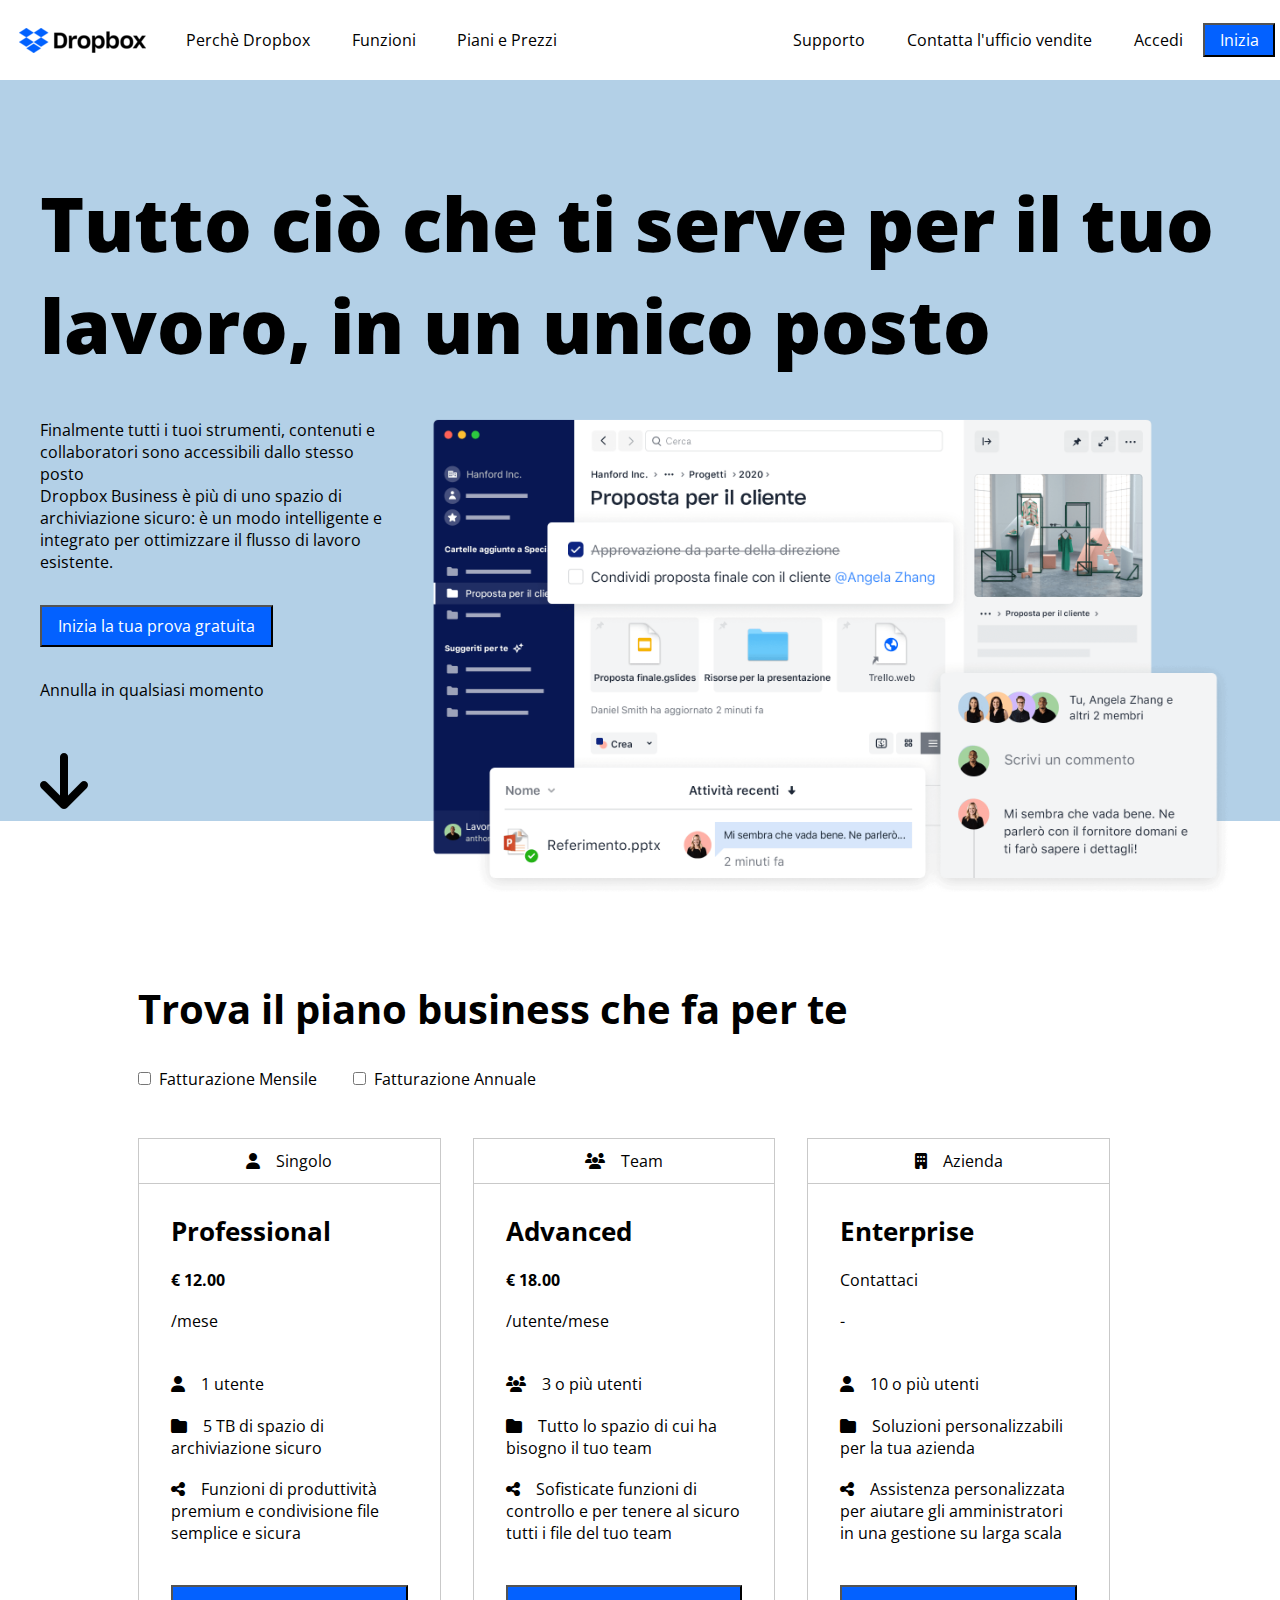
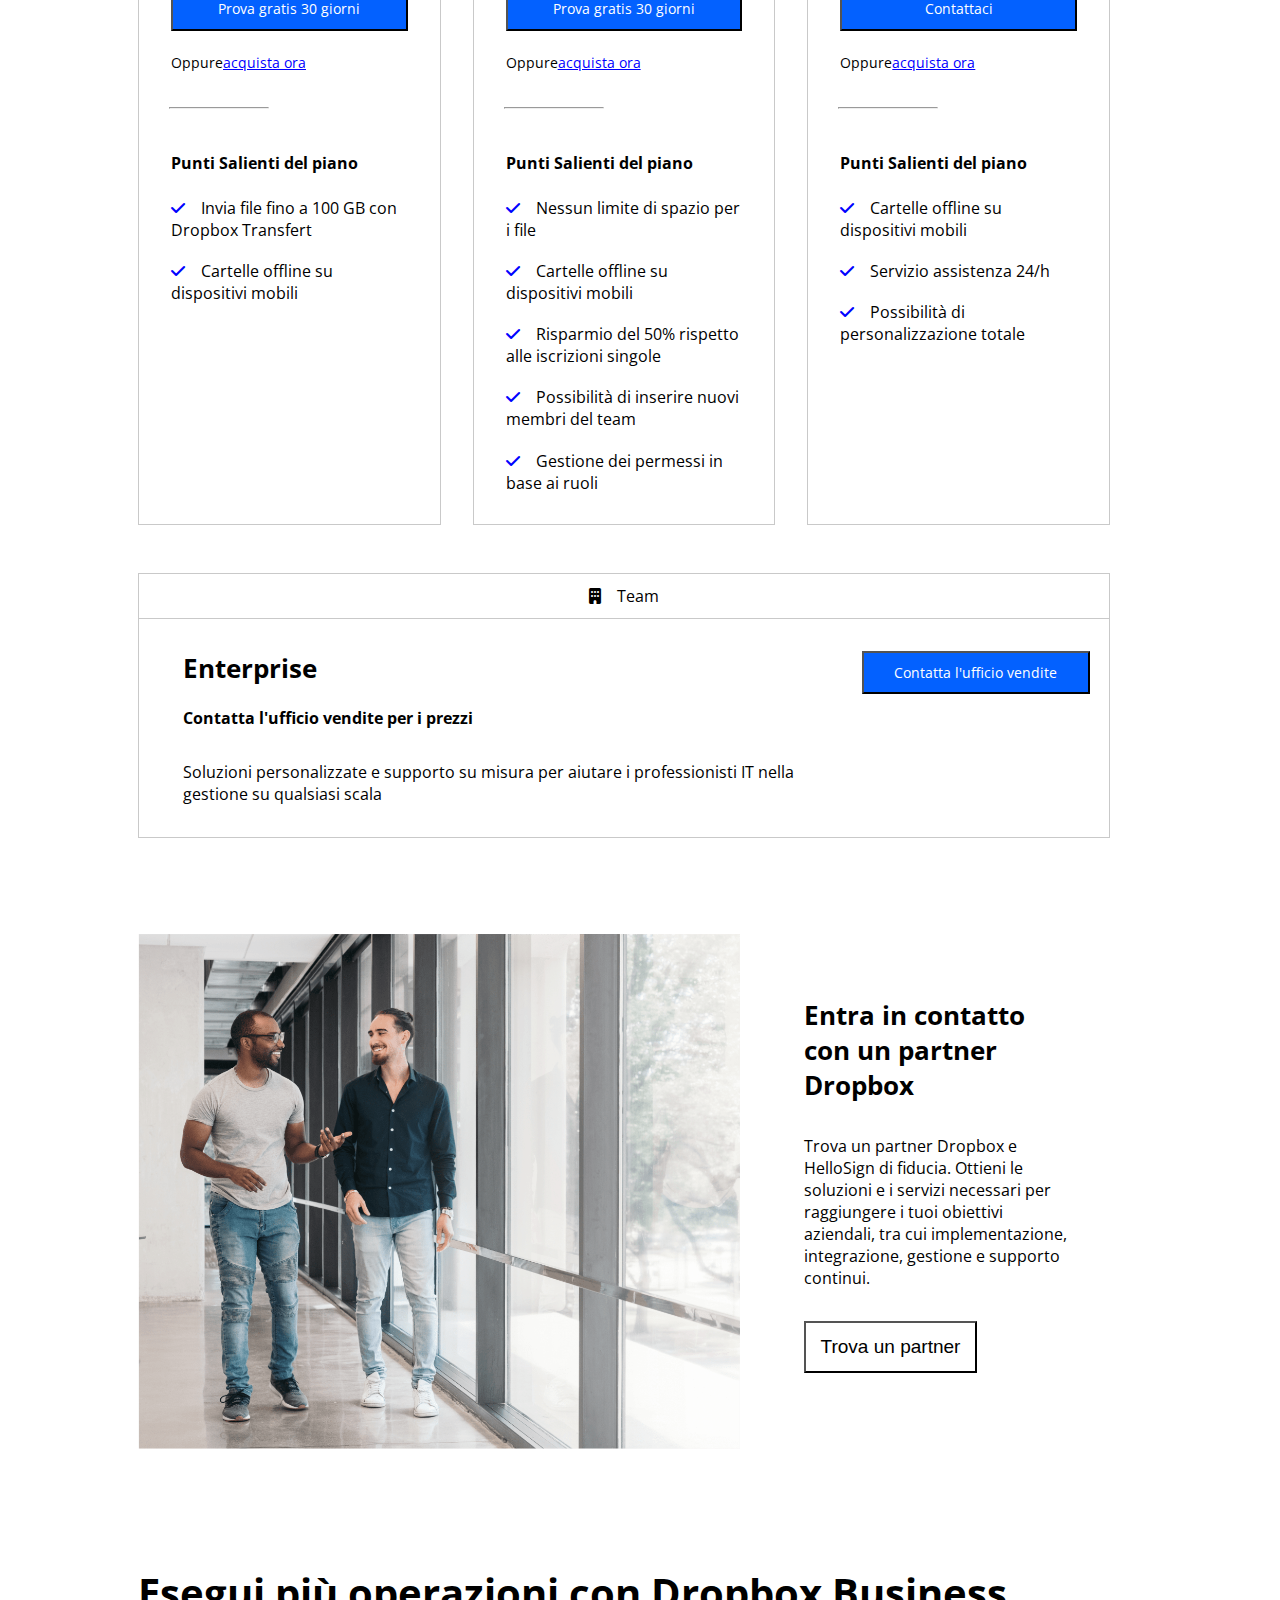
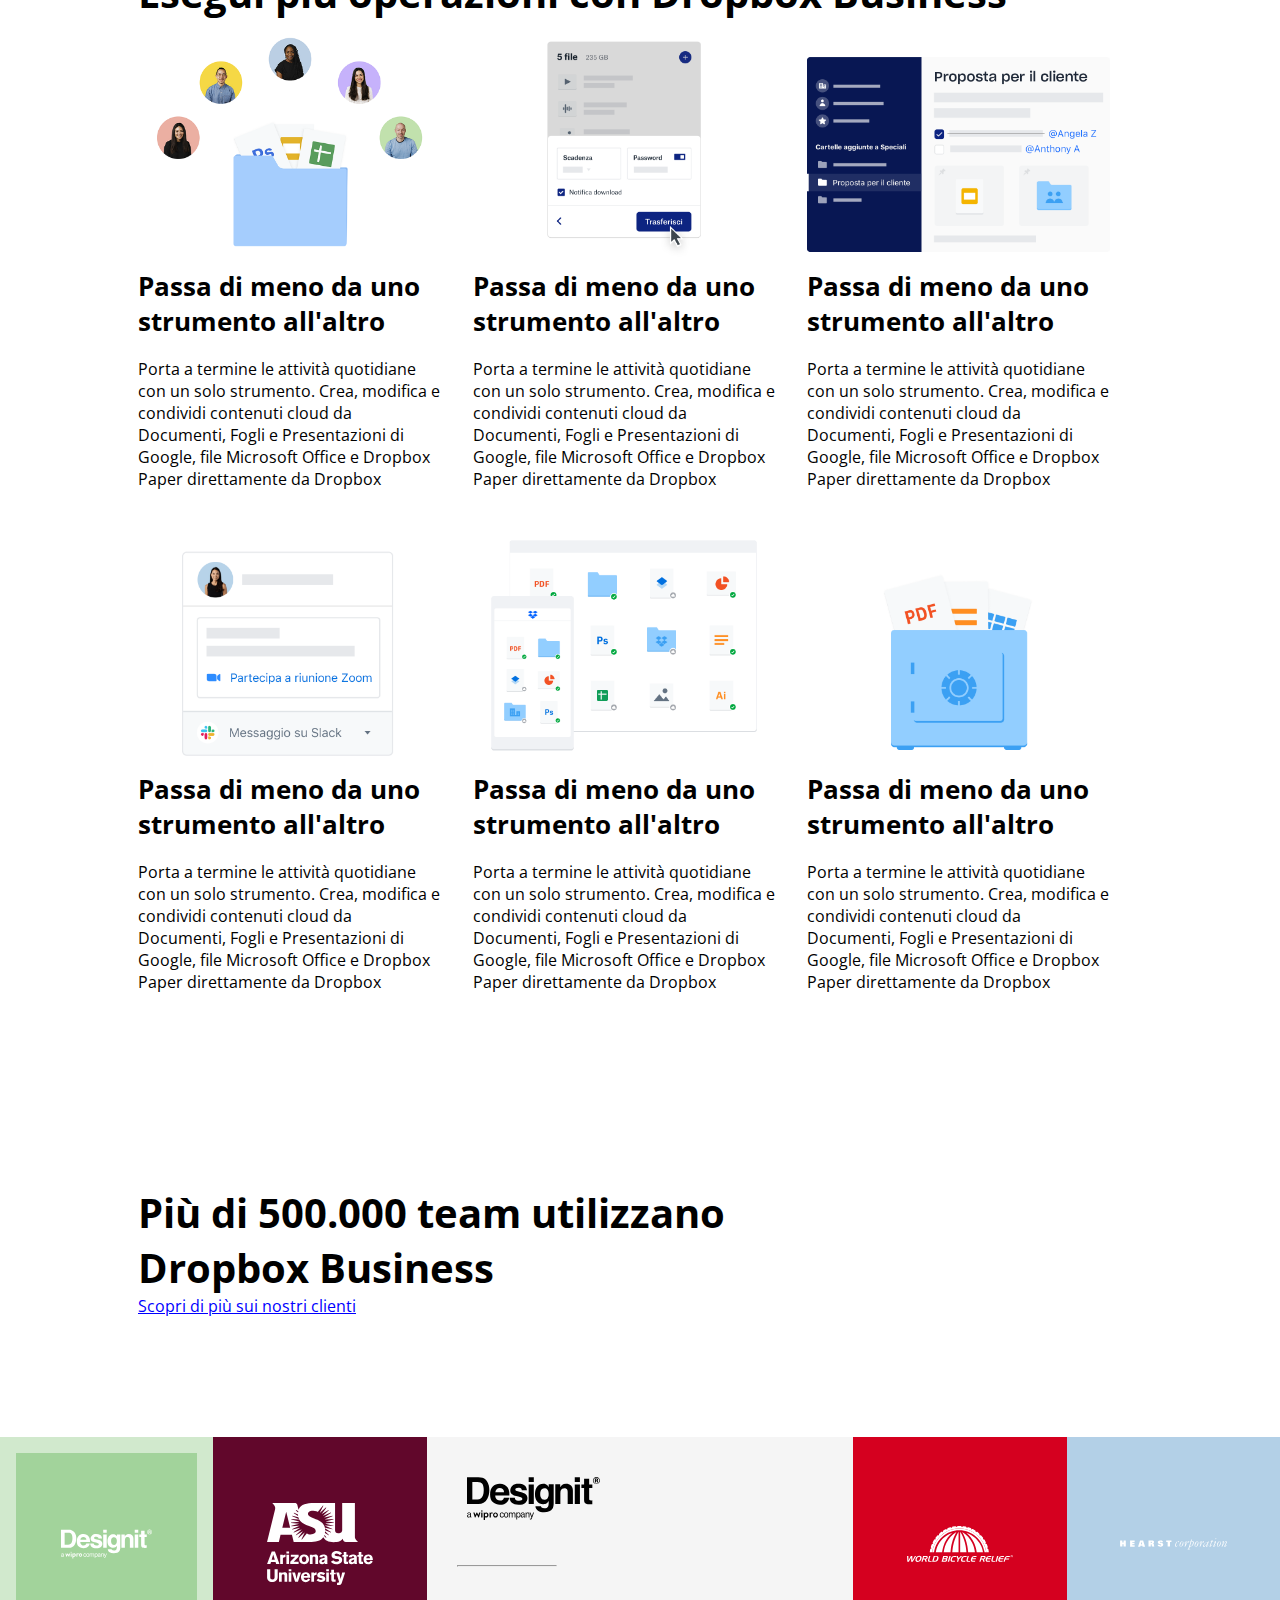
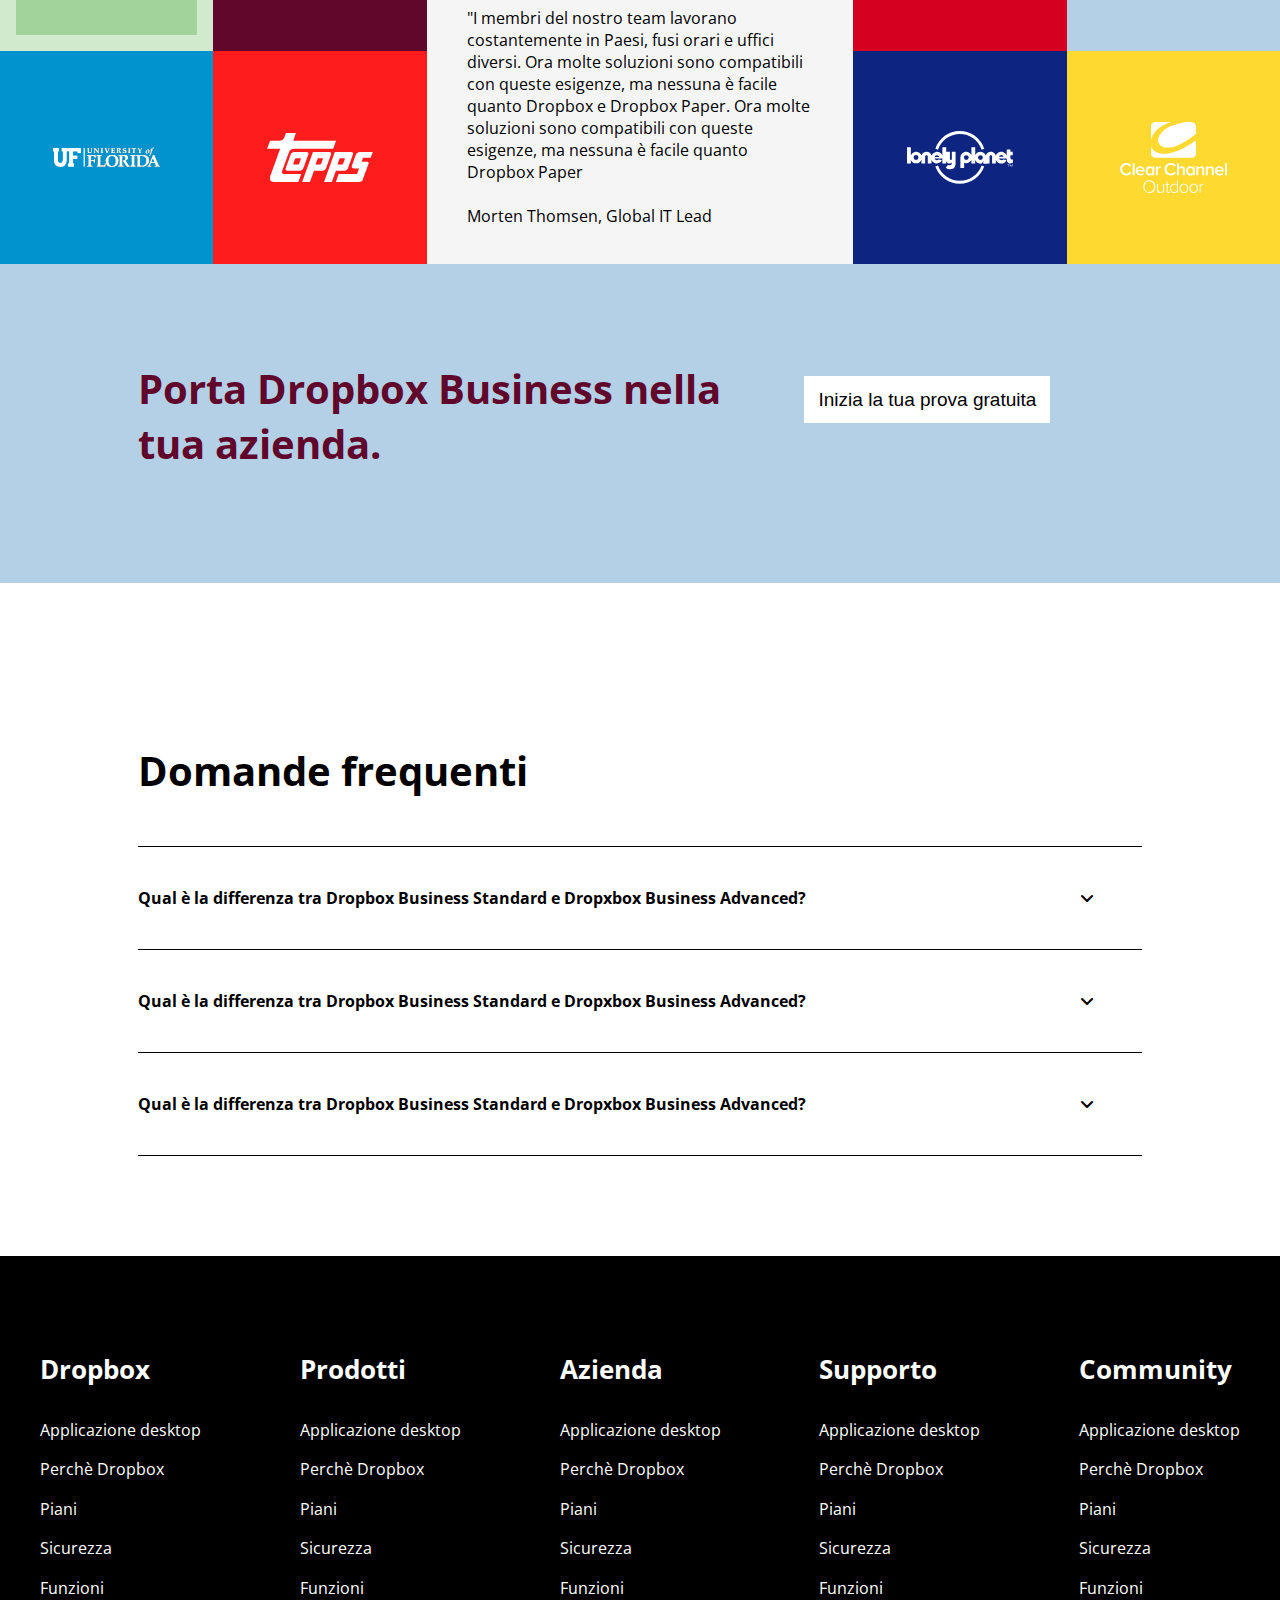
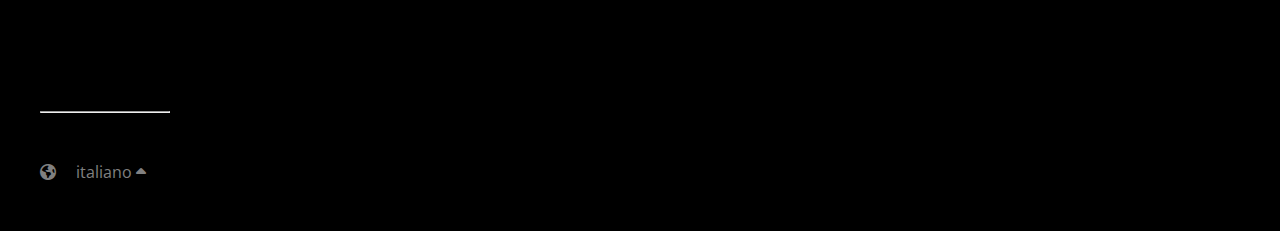
<file: index.html>
<!DOCTYPE html>
<html lang="it">
<head>
    <meta charset="UTF-8">
    <meta name="viewport" content="width=device-width, initial-scale=1.0">
    <title>DropBox</title>
    <link rel="stylesheet" href="./style/style.css">

    <!-- Google Fonts -->
    <link rel="preconnect" href="https://fonts.googleapis.com">
    <link rel="preconnect" href="https://fonts.gstatic.com" crossorigin>
    <link href="https://fonts.googleapis.com/css2?family=Open+Sans:wght@400;500;700;800&display=swap" rel="stylesheet">

    <!-- Icon Font-awesome -->
    <link rel="stylesheet" href="https://cdnjs.cloudflare.com/ajax/libs/font-awesome/6.4.2/css/all.min.css">
</head>
<body>
    
<!-- Header - W 100% - flex Space.B - button -->
<header id="flex-header">
    <div class="menu-wrapper">
        <img src="./img/logo-small.png" alt="logo DropBox">
        <a>Perchè Dropbox</a>
        <a>Funzioni</a>
        <a>Piani e Prezzi</a>
    </div>
    <div class="menu-wrapper">
        <a> Supporto</a>
        <a> Contatta l'ufficio vendite</a>
        <a> Accedi</a>
        <button class="button-blue button-start">Inizia</button>
    </div>
</header>


<!-- Main -->

<main>
    <!-- Section Jumbo -->
    <section class="jumbotron bg-color">
        <div class="container-big p-relative"> 
                <h1>
                    Tutto ciò che ti serve per il tuo lavoro, in un unico posto
                </h1>
                <div class="flex flex-wrap">
                    <div class="first-jumbo-30">
                        <p>Finalmente tutti i tuoi strumenti, contenuti e collaboratori sono accessibili dallo stesso posto<br>Dropbox Business è più di uno spazio di archiviazione sicuro: è un modo intelligente e integrato per ottimizzare il flusso di lavoro esistente. </p>
                        <button class="button-blue button-try">Inizia la tua prova gratuita</button>
                        <p>Annulla in qualsiasi momento</p>
                        <i class="fa-solid fa-arrow-down"></i>
                    </div>
                    <div class="second-jumbo-70">
                        <img src="./img/jumbo.png" alt="picture multi pup-up">
                    </div>
                 </div>
        </div>
    </section>
        <!-- Sezione tipi di piani -->
    <section class="container-small subscription-plan">
        <div>
            <h2>Trova il piano business che fa per te</h2>
        </div>

        <div class="class-checkbox ">
            <input type="checkbox"><span>Fatturazione Mensile</span>
        </div>
        <div class="class-checkbox">    
            <input type="checkbox"><span>Fatturazione Annuale</span>
        </div>
        <!-- Tipi di piani -->
        <!-- Piano Singolo -->
        <section class="flex">
            <div class="container-columns border">
                <div class="plan-type">
                    <i class="fa-solid fa-user"></i><span>Singolo</span>
                </div>
                <div>
                    <h3>
                        Professional
                    </h3>
                    <p><strong>€ 12.00</strong></p>
                    <p>/mese</p>
                </div>
                <div>
                    <p> <i class="fa-solid fa-user"></i>1 utente</p>
                    <p><i class="fa-solid fa-folder"></i>5 TB di spazio di archiviazione sicuro</p>
                    <p><i class="fa-solid fa-share-nodes"></i>Funzioni di produttività premium e condivisione file semplice e sicura</p>
                </div>
                <div>
                    <button class="button-blue button-download">Prova gratis 30 giorni</button>
                </div>
                <div class="link-buy">
                    <span>Oppure<a href="">acquista ora</a><span>
                </div>

                <hr>
                <div>
                    <h4>Punti Salienti del piano</h4>
                </div>
                <div>
                    <p><i class="fa-solid fa-check"></i>Invia file fino a 100 GB con Dropbox Transfert</p>
                    <p><i class="fa-solid fa-check"></i>Cartelle offline su dispositivi mobili</p>
                </div>
            </div>
            <!-- Piano Team -->
            <div class="container-columns border">
                <div class="plan-type">
                    <i class="fa-solid fa-users"></i><span>Team</span>
                </div>
                <div>
                    <h3>
                        Advanced
                    </h3>
                    <p><strong>€ 18.00</strong></p>
                    <p>/utente/mese</p>
                </div>
                <div>
                    <p><i class="fa-solid fa-users"></i>3 o più utenti</p>
                    <p><i class="fa-solid fa-folder"></i>Tutto lo spazio di cui ha bisogno il tuo team</p>
                    <p><i class="fa-solid fa-share-nodes"></i>Sofisticate funzioni di controllo e per tenere al sicuro tutti i file del tuo team</p>
                </div>
                <div>
                    <button class="button-blue button-download">Prova gratis 30 giorni</button>
                </div>
                <div class="link-buy">
                    <span>Oppure<a href=""> acquista ora</a></span>
                </div>

                <hr>
                <div>
                    <h4>Punti Salienti del piano</h4>
                </div>
                <div>
                    <p><i class="fa-solid fa-check"></i>Nessun limite di spazio per i file</p>
                    <p><i class="fa-solid fa-check"></i>Cartelle offline su dispositivi mobili</p>
                    <p><i class="fa-solid fa-check"></i>Risparmio del 50% rispetto alle iscrizioni singole</p>
                    <p><i class="fa-solid fa-check"></i>Possibilità di inserire nuovi membri del team</p>
                    <p><i class="fa-solid fa-check"></i>Gestione dei permessi in base ai ruoli</p>
                </div>
            </div>
            <!-- Piano Azienda -->
            <div class="container-columns border">
                <div class="plan-type">
                    <i class="fa-solid fa-building"></i><span>Azienda</span>
                </div>
                <div>
                    <h3>
                        Enterprise
                    </h3>
                    <p>Contattaci</p>
                    <p>-</p>
                </div>
                <div>
                    <p><i class="fa-solid fa-user"></i>10 o più utenti</p>
                    <p><i class="fa-solid fa-folder"></i>Soluzioni personalizzabili per la tua azienda</p>
                    <p><i class="fa-solid fa-share-nodes"></i>Assistenza personalizzata per aiutare gli amministratori in una gestione su larga scala</p>
                </div>
                <div>
                    <button class="button-blue button-download">Contattaci</button>
                </div>
                <div class="link-buy">
                    <span>Oppure<a href=""> acquista ora</a></span>
                </div>
                <hr>
                <div>
                    <h4>Punti Salienti del piano</h4>
                </div>
                <div>
                    <p><i class="fa-solid fa-check"></i>Cartelle offline su dispositivi mobili</p>
                    <p><i class="fa-solid fa-check"></i>Servizio assistenza 24/h</p>
                    <p><i class="fa-solid fa-check"></i>Possibilità di personalizzazione totale</p>
                </div>
            </div>
        </section>
        <!-- Sezione profili bot -->
        <section class="container-bot-info">
            <div class="plan-info">
                <i class="fa-solid fa-building"></i><span>Team</span>
            </div>
            <div class="flex">
                <div class="column-bot">
                    <div>
                        <h3>Enterprise</h3>
                        <h4>Contatta l'ufficio vendite per i prezzi</h4>
                    </div>
                    <div>
                    </div>
                    <div>
                        <span>Soluzioni personalizzate e supporto su misura per aiutare i professionisti IT nella gestione su qualsiasi scala</span>
                    </div>
                </div>
                <section class="colum-bot">
                    <button class="button-blue button-try">Contatta l'ufficio vendite</button>
                </section>
            </div>
        </section>
    </section>  
    <section class="container-small">
        <div class="flex">
            <div class="first-box">
                <img src="./img/partner.png" alt="picture two man sunrise">
            </div>
            <div class="second-box">
                <h3>Entra in contatto con un partner Dropbox</h3>
                <p>Trova un partner Dropbox e HelloSign di fiducia. Ottieni le soluzioni e i servizi necessari per raggiungere i tuoi obiettivi aziendali, tra cui implementazione, integrazione, gestione e supporto continui.</p>
                <button class="button-different">Trova un partner</button>
            </div>
        </div>
    </section>

    <!-- Section list operation with dropbox -->
    <section class="container-small">
        <h2>Esegui più operazioni con Dropbox Business</h2>
        <div class="flex flex-wrap">
                <!-- First column -->
            <div class="container-columns margin-bottom">
                <div>
                    <img src="./img/business-feature-switching-tools.png" alt="picture multi-contact">
                </div>
                <h3>
                    Passa di meno da uno strumento all'altro
                </h3>
                <div>
                    <span>Porta a termine le attività quotidiane con un solo strumento. Crea, modifica e condividi contenuti cloud da Documenti, Fogli e Presentazioni di Google, file Microsoft Office e Dropbox Paper direttamente da Dropbox</span>
                </div>
            </div>
            <!-- Second Column -->
            <div class="container-columns">
                <div>
                    <img src="./img/business-feature-send-files-it.png" alt="picture send file">
                </div>
                <h3>
                    Passa di meno da uno strumento all'altro
                </h3>
                <div>
                    <span>Porta a termine le attività quotidiane con un solo strumento. Crea, modifica e condividi contenuti cloud da Documenti, Fogli e Presentazioni di Google, file Microsoft Office e Dropbox Paper direttamente da Dropbox</span>
                </div>
            </div>
            <!-- Third Column -->
            <div class="container-columns">
                <div>
                    <img src="./img/business-feature-coordinate-it.png" alt="picture feature cordinate">
                </div>
                <h3>
                    Passa di meno da uno strumento all'altro
                </h3>
                <div>
                    <span>Porta a termine le attività quotidiane con un solo strumento. Crea, modifica e condividi contenuti cloud da Documenti, Fogli e Presentazioni di Google, file Microsoft Office e Dropbox Paper direttamente da Dropbox</span>
                </div>
            </div>
            <div class="container-columns">
                <div>
                    <img src="./img/business-feature-integrations-it.png" alt="picture integration it">
                </div>
                <h3>
                    Passa di meno da uno strumento all'altro
                </h3>
                <div>
                    <span>Porta a termine le attività quotidiane con un solo strumento. Crea, modifica e condividi contenuti cloud da Documenti, Fogli e Presentazioni di Google, file Microsoft Office e Dropbox Paper direttamente da Dropbox</span>
                </div>
            </div>
            <div class="container-columns">
                <div>
                    <img src="./img/business-feature-multi-device.png" alt="picture multi-device">
                </div>
                <h3>
                    Passa di meno da uno strumento all'altro
                </h3>
                <div>
                    <span>Porta a termine le attività quotidiane con un solo strumento. Crea, modifica e condividi contenuti cloud da Documenti, Fogli e Presentazioni di Google, file Microsoft Office e Dropbox Paper direttamente da Dropbox</span>
                </div>
            </div>
            <div class="container-columns">
                <div>
                    <img src="./img/business-feature-security.png" alt="picture security">
                </div>
                <h3>
                    Passa di meno da uno strumento all'altro
                </h3>
                <div>
                    <span>Porta a termine le attività quotidiane con un solo strumento. Crea, modifica e condividi contenuti cloud da Documenti, Fogli e Presentazioni di Google, file Microsoft Office e Dropbox Paper direttamente da Dropbox</span>
                </div>
            </div>
        </div>
    </section>
    <section class="container-small people-in-business">
        <div class="second-jumbo-70">
            <h2>Più di 500.000 team utilizzano Dropbox Business<h2>
        </div>
        <div>
            <a href="">Scopri di più sui nostri clienti</a>    
        </div>
    </section>
        <!-- Cards -->
    <section class="container-cards flex">
        <div class="container-four-cards flex flex-wrap">
            <div class="single-card card-1">
                <img src="./img/designit.svg" alt="logo designit">
            </div>
            <div class="single-card card-2">
                <img src="./img/arizona_state_university.svg" alt="logo university of arizona">
            </div>
            <div class="single-card card-3">
                <img src="./img/university_of_florida.svg" alt="logo university of florida">
            </div>
            <div class="single-card card-4">
                <img src="./img/topps.svg" alt="logo topps">
            </div>
        </div>
        <!-- card center big -->
        <div class="container-four-cards flex flex-wrap">
            <div class="card-center">
                <div class="container-card-boxcenter">
                    <img src="./img/designit.svg" alt="logo designit">
                    <hr>
                </div>
                <p>"I membri del nostro team lavorano costantemente in Paesi, fusi orari e uffici diversi. Ora molte soluzioni sono compatibili con queste esigenze, ma nessuna è facile quanto Dropbox e Dropbox Paper. Ora molte soluzioni sono compatibili con queste esigenze, ma nessuna è facile quanto Dropbox Paper
                <br>
                <br>
                Morten Thomsen, Global IT Lead
                </p>
            </div>
        </div>
        <!-- cards -->
        <div class="container-four-cards flex flex-wrap">
            <div class="single-card card-5">
                <img src="./img/world_bicycle_relief.svg" alt="logo world_bicycle_relief">
            </div>
            <div class="single-card card-6">
                <img src="./img/hearst_corp.svg" alt="logo hearst_corp">
            </div>
            <div class="single-card card-7">
                <img src="./img/lonely_planet.svg" alt="logo university of florida">
            </div>
            <div class="single-card card-8">
                <img src="./img/clear_channel.svg" alt="logo topps">
            </div>
        </div>
    </section>
    <!-- Porta dropbox con bottone -->
    <section class="jumbotron bg-color">
        <div class="container-small flex align-items"> 
            <div class="first-box">
                <h2>Porta Dropbox Business nella tua azienda.</h2>
            </div>
            <div class="second-box">
                <button class="button-different">Inizia la tua prova gratuita</button>
            </div>
        </div>
    </section>
    <!-- Sezione FAQ -->
    <section class="container-small FAQ">
        <h2>Domande frequenti</h2>
        <div class="flex j-between">
            <div>
                <h4>Qual è la differenza tra Dropbox Business Standard e Dropxbox Business Advanced?    
            </div>
            <div>
                <i class="fa-solid fa-angle-down"></i>
            </div>
        </div>
        <div class="flex j-between">
            <div>
                <h4>Qual è la differenza tra Dropbox Business Standard e Dropxbox Business Advanced?    
            </div>
            <div>
                <i class="fa-solid fa-angle-down"></i>            
            </div>
        </div>
        <div class="flex j-between">
            <div>
                <h4>Qual è la differenza tra Dropbox Business Standard e Dropxbox Business Advanced?    
            </div>
            <div>
                <i class="fa-solid fa-angle-down"></i>            
            </div>
        </div>
    </section>
</main>
<!-- footer -->
<footer>
    <div class="container-big column flex j-between">
        <div>
            <h3>Dropbox</h3>
            <ul>
                <li>Applicazione desktop</li>
                <li>Perchè Dropbox</li>
                <li>Piani</li>
                <li>Sicurezza</li>
                <li>Funzioni</li>
            </ul>
            <hr>
            <i class="fa-solid fa-earth-americas"></i>
            <span>italiano</span>
            <i class="fa-solid fa-caret-up"></i>
        </div>
        <div>
            <h3>Prodotti</h3>
            <ul>
                <li>Applicazione desktop</li>
                <li>Perchè Dropbox</li>
                <li>Piani</li>
                <li>Sicurezza</li>
                <li>Funzioni</li>
            </ul>
        </div>
        <div>
            <h3>Azienda</h3>
            <ul>
                <li>Applicazione desktop</li>
                <li>Perchè Dropbox</li>
                <li>Piani</li>
                <li>Sicurezza</li>
                <li>Funzioni</li>
            </ul>
        </div>
        <div>
            <h3>Supporto</h3>
            <ul>
                <li>Applicazione desktop</li>
                <li>Perchè Dropbox</li>
                <li>Piani</li>
                <li>Sicurezza</li>
                <li>Funzioni</li>
            </ul>
        </div>
        <div>
            <h3>Community</h3>
            <ul>
                <li>Applicazione desktop</li>
                <li>Perchè Dropbox</li>
                <li>Piani</li>
                <li>Sicurezza</li>
                <li>Funzioni</li>
            </ul>
        </div>
    </div>
</footer>
</body>
</html>
</file>
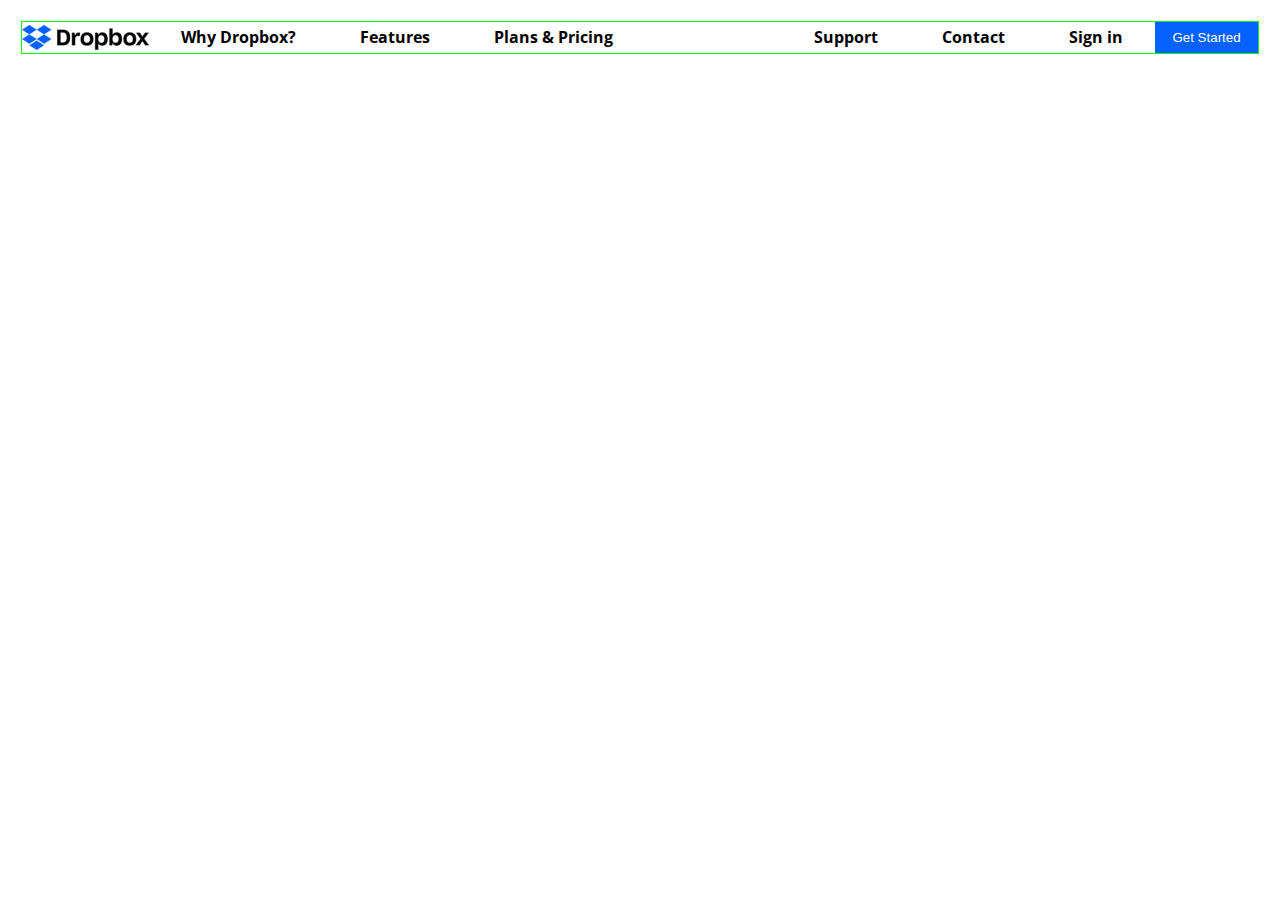
<file: BONUS/index.html>
<!DOCTYPE html>
<html lang="en">
<head>
    <meta charset="UTF-8">
    <meta name="viewport" content="width=device-width, initial-scale=1.0">
    <title>BONUS</title>
    <link rel="stylesheet" href="./style/style.css">
    <!-- Google Fonts -->
    <link rel="preconnect" href="https://fonts.googleapis.com">
    <link rel="preconnect" href="https://fonts.gstatic.com" crossorigin>
    <link href="https://fonts.googleapis.com/css2?family=Open+Sans:wght@400;500;700;800&display=swap" rel="stylesheet">


</head>
<body>
    <header class="flex flex-space-bw">
        <div class="flex">
            <img src="../img/logo-small.png" alt="logo dropbox">
            <a href="">Why Dropbox?</a>
            <a href="">Features</a>
            <a href="">Plans & Pricing</a>
        </div>
        <div class="flex">
            <a href="">Support</a>
            <a href="">Contact</a>
            <a href="">Sign in</a>
            <button class="button-header">Get Started</button>
        </div>

    </header>


</body>
</html>
</file>
<file: BONUS/style/style.css>
*{
    margin: 0;
    padding: 0;
    box-sizing: border-box;
}

body{
    font-family: 'Open Sans', sans-serif;
}

/* Header */
header{
    margin: 1.3rem;
    border: 1px solid lime;
}



.flex{
    display: flex;
    align-items: center;
}

.flex-space-bw{
    justify-content: space-between;
}

a{
    text-decoration: none;
    font-family: 'Open Sans', sans-serif;
    font-weight: bold;
    color: black;
}

header a{
    margin: 0 2rem;
}

header a:hover{
    transform: scale(1.2);
    border-bottom: black 1px solid;
}

.button-header{
    background-color: #0361FF;
    color: white;
    padding: .5rem 1.1rem;
    border: none;
    cursor: pointer;
}

.button-header:hover{
    background-color: lime;
    color: blue;
    border: none;
}

/* Sub Header */
</file>
<file: style/style.css>
/* Reset */
*{
    margin: 0;
    padding: 0;
    box-sizing: border-box;
    /* border: 1px solid magenta; */
}

body{
    font-family: 'Open Sans', sans-serif;
    min-width: 730px;
}


.button-blue{
    background-color: #0361FF;
    color: white;
    font-family: 'Open Sans';
    font-size: .9rem;
}

.button-blue:hover{
    background-color: #0255e5d8;
    cursor: pointer;
}

.button-white{
    background-color: white;
}

.button-white:hover{
    background-color: rgb(180, 180, 180);
    cursor: pointer;
}

h1{
    font-size: 4.7rem;
    padding-bottom: 2.7rem;
    font-weight: 900;
}

h2{
    font-size: 2.5rem;
}

h3{
    font-size: 1.6rem;
}

hr{
    width: 100px;
    position: relative;
    left: 30px;
}


div.container-columns h3,
p{
    margin-bottom: 1.2rem;
}

.flex{
    display: flex;
}

.flex-wrap{
    flex-wrap: wrap;
}

.j-between{
    justify-content: space-between;
}

.flex-j-center{
    justify-content: center;
}

.align-items{
    align-items: center;
}

.container-columns{
    width: calc((100% / 3) - 2rem);
    font-size: 1rem;
    margin-right: 2rem;
}
section.flex div.border{
    border: 1px solid #00000036;
}


.container-bot-info{
    margin-top: 3rem;
    width: calc(100% - 2rem);
    border: 1px solid rgba(0, 0, 0, 0.212);
}

section.container-bot-info h3{
    margin-bottom: 1.3rem;
}

div.plan-info{
    text-align: center;
    border-bottom: 1px solid rgba(0, 0, 0, 0.212);
    padding: .7rem;
}

/* Header - flex-spaceBW */

#flex-header {
    display: flex;
    justify-content: space-between;
    align-items: center;
    /* margin: 2rem 0; */
    height: 80px;
}

header div.menu-wrapper{
    height: 100%;
    display: flex;
    align-items: center;
}

header a{
    padding: 0 1.3rem;
}

header img{
    padding: 0 1.2rem;
}

.button-start{
    font-size: 1rem;
    padding: 0.27em 0.9rem;
    margin-right: .3rem;
}

/* Main */

/* Section Jumbo - container  big */

section.bg-color{
    background-color: #B3D0E7;
}

section.jumbotron{
    padding-top: 0;
    padding-bottom: 1rem;
    margin-bottom: 7rem;
}

/* container- BIG */
div.container-big{
    max-width:1200px; 
    margin: 0 auto;
}

.p-relative{
    position: relative;
    top:92px
}

.class-checkbox{
    display: inline-block;
    margin-right: 2rem;
    margin-bottom: 3rem;
}


/* Fatturazioni */
div.first-jumbo-30{
    width: 30%;
}


div.first-jumbo-30 *{
    margin-bottom: 2rem;
    font-size: 1rem;
}

div.first-jumbo-30 i{
    font-size: 4rem;
    margin-top: 1rem;
}

div.second-jumbo-70{
    width: 70%;
}

.button-try{
    padding: .5rem 1rem;
}

.button-download{
    width: 100%;
    padding: .7rem 0;
}

.button-different{
    padding: .8rem .88rem;
    font-size: 1.19rem;
    background-color: white;
}

.button-different:hover{
    background-color: lightgray;
    cursor: pointer;
}

div.container-jumbo i.fa-solid{
    font-size: 3rem;
}

main img{
    width: 100%;
}


/* Container piani di abbonamento */
section.container-small,
div.container-small{    
    max-width: 1100px;
    margin: 0 auto;
    padding: 3rem;
    /* height: 1300px; */
}

section.subscription-plan h2{
    font-size: 2.5rem;
    margin-bottom: 2rem;
}

section.subscription-plan div.link-buy{
    font-size: .9rem;
}


section.container-small a{
    color: blue;
    display: inline-block;
    margin-bottom: 1.5rem;
}

input {
    margin-right: .5rem;
}

div i{
    margin-right: 1rem;
}

div.plan-type{
    text-align: center;
    border-bottom: 1px solid rgba(0, 0, 0, 0.212);
    margin-bottom: 1.2rem;
}

section.subscription-plan hr{
    color: rgba(0, 0, 0, 0.212);
    margin-bottom: 2rem;
}


i.fa-check{
    color: blue;
}

div.container-columns.border div
{
    padding: .7rem 2rem;
}

/* Section profile bot */
div.column-bot{
    width: 70%;
    margin: 0 auto;
}


div.column-bot div{
    margin: 2rem;
}

section.colum-bot button{
    margin: 2rem 1.2rem;
    padding: .6rem 1.9rem;
}

/* Contanier partner */

div.first-box{
    width: 60%;
}

div.second-box{
    width: 40%;
    padding: 4rem;
}

div.second-box *{
    margin-bottom: 2rem;
}


/* section list operation */

div.container-columns img{
    width: 100%;
    
}

section.container-small div.margin-bottom{
    margin-bottom: 2rem;
}

/* Container cards */


.container-four-cards {
    width: calc(100vw / 3);
    height: calc(100vw / 3);
    padding: 0;
}

div.single-card{
    width: 50%;
    height: 50%;
    display: flex;
}

.single-card img{
    width: 50%;
    margin: 0 auto;
    filter: invert(1);
}
/* First section four cards */

.card-1{
    background-color: #A2D39B;
    border: 1rem solid #D1E9CD;
}


.card-2{
    background-color: #61072B;
}

.card-3{
    background-color: #0193CE;
    align-items: center;
}

.card-4{
    background-color: #FF1C1C;
}

/* Section center card big */

div.card-center{
    background-color: #F5F5F5;
    width: 100%;   
    height: 100%;
}

div.container-card-boxcenter img{
    width: 50%;
    padding:2.5rem;
}

div.card-center p{
    padding: 2.5rem;

}

/* Second section four cards */
.card-5{
    background-color: #D5001F;
}


.card-6{
    background-color: #B3D0E7;
}

.card-7{
    background-color: #0D2481;
}

.card-8{
    background-color: #FED930;

}



/* Dropbox con bottone */

section.people-in-business{
    margin-top: 6rem;
    margin-bottom: 3rem;
}

section.jumbotron .button-different{
    margin-bottom: 2rem;
}

section.jumbotron div.first-box h2{
    color: #61072B;
}

section.jumbotron button.button-different{
    border: none;
}

/* FAQ */

section.FAQ > div{
    padding: 2.5rem 0;
    border-top: 1px solid black;
}

section.FAQ div.flex:last-child{
    border-bottom: 1px solid black;
}

section.FAQ h2{
    margin-bottom: 3rem;
}

section.FAQ i{
    margin-right: 3rem;
}

section.container-small.FAQ{
    margin-bottom: 4%;
}

/* Footer */

footer{
    background-color: black;
    color: white;
    /* height: 400px; */
}

footer div{
    margin-top: 6rem;
}

footer h3{
    margin-bottom: 2rem;
}

footer ul li{
    list-style-type: none;
    margin-top: 1.1rem;
}

footer ul{
    margin-bottom: 7rem;
}

footer div.container-big span{
    color: gray;
}

footer div.container-big i{
    color: gray;
}


footer span{
    margin-top: 3rem;
    margin-bottom: 3rem;
    display: inline-block;
}

footer hr{
    width: 130px;
    position: relative;
    left: 0;
}
</file>
